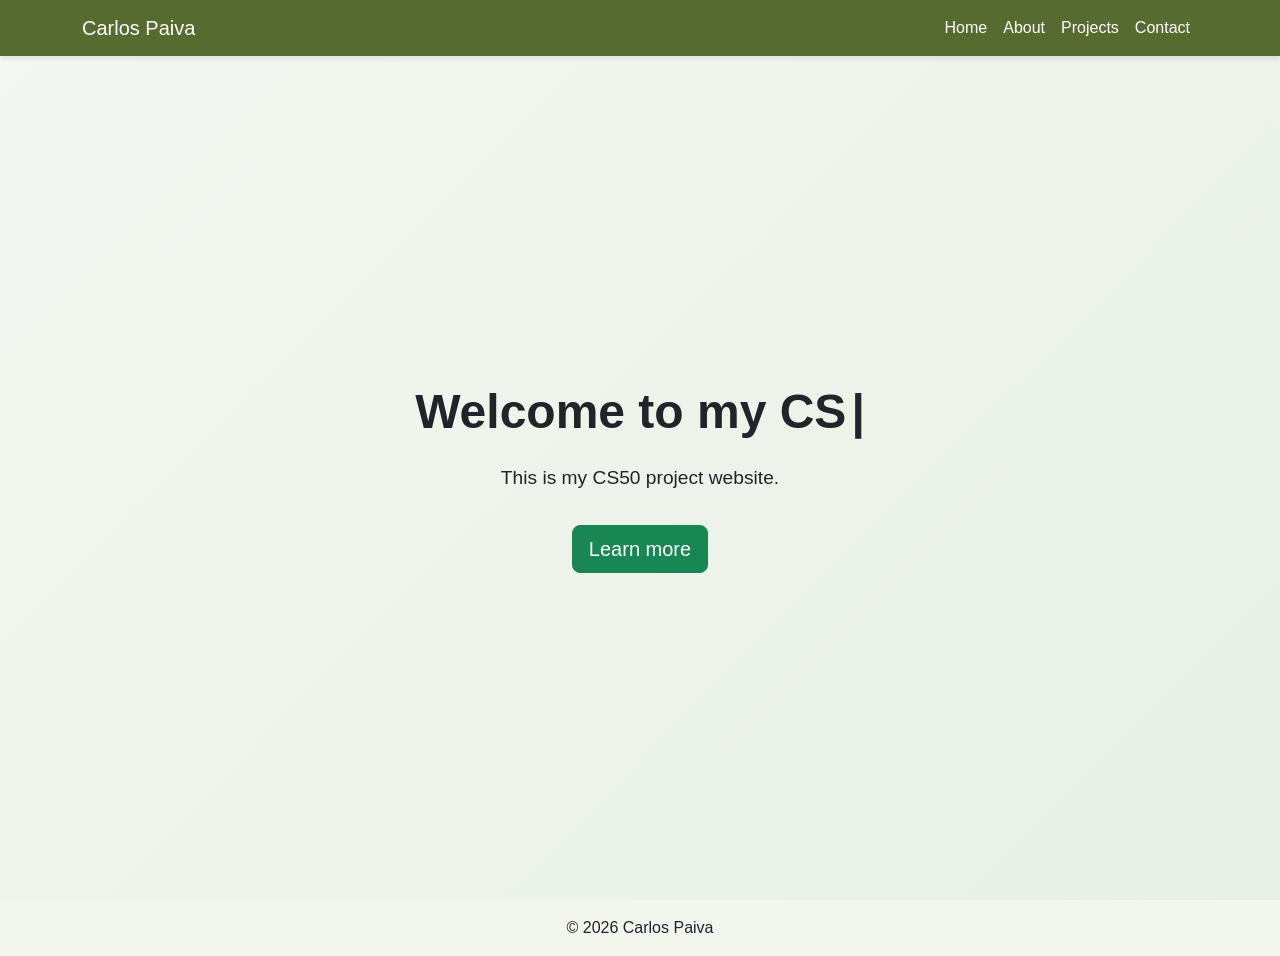
<file: index.html>
<!DOCTYPE html>
<html lang="pt-BR">
<head>
    <meta charset="UTF-8">
    <meta name="viewport" content="width=device-width, initial-scale=1.0">

     <!-- Bootstrap -->
    <link href="https://cdn.jsdelivr.net/npm/bootstrap@5.3.3/dist/css/bootstrap.min.css" rel="stylesheet">

    <!-- Seu CSS -->
    <link href="style.css" rel="stylesheet">

    <title>Welcome Carlos Paiva Site</title>
</head>
<body class="page-index">
    <nav class="navbar navbar-expand-lg navbar-dark site-nav">

        <div class="container">

            <a class="navbar-brand" href="index.html">Carlos Paiva</a>

            <div class="navbar-nav">

            <a class="nav-link text-white" href="index.html">Home</a>
            <a class="nav-link text-white" href="about.html">About</a>
            <a class="nav-link text-white" href="projects.html">Projects</a>
            <a class="nav-link text-white" href="contact.html">Contact</a>

            </div>

        </div>

    </nav>

    <main class="hero d-flex align-items-center text-center index-section">

        <div class="container">
            <section>
                <header>
                    <h1 id="typing"></h1>
                </header>

                <p class="lead mt-3">
                    This is my CS50 project website.
                </p>

                <a href="about.html" class="btn btn-success btn-lg mt-3">
                    Learn more
                </a>
            </section>

        </div>

    </main>

    <footer class="text-center py-3">
        <p class="mb-0">&copy; 2026 Carlos Paiva</p>
    </footer>

    <script src="script.js"></script>
</body>
</html>
</file>
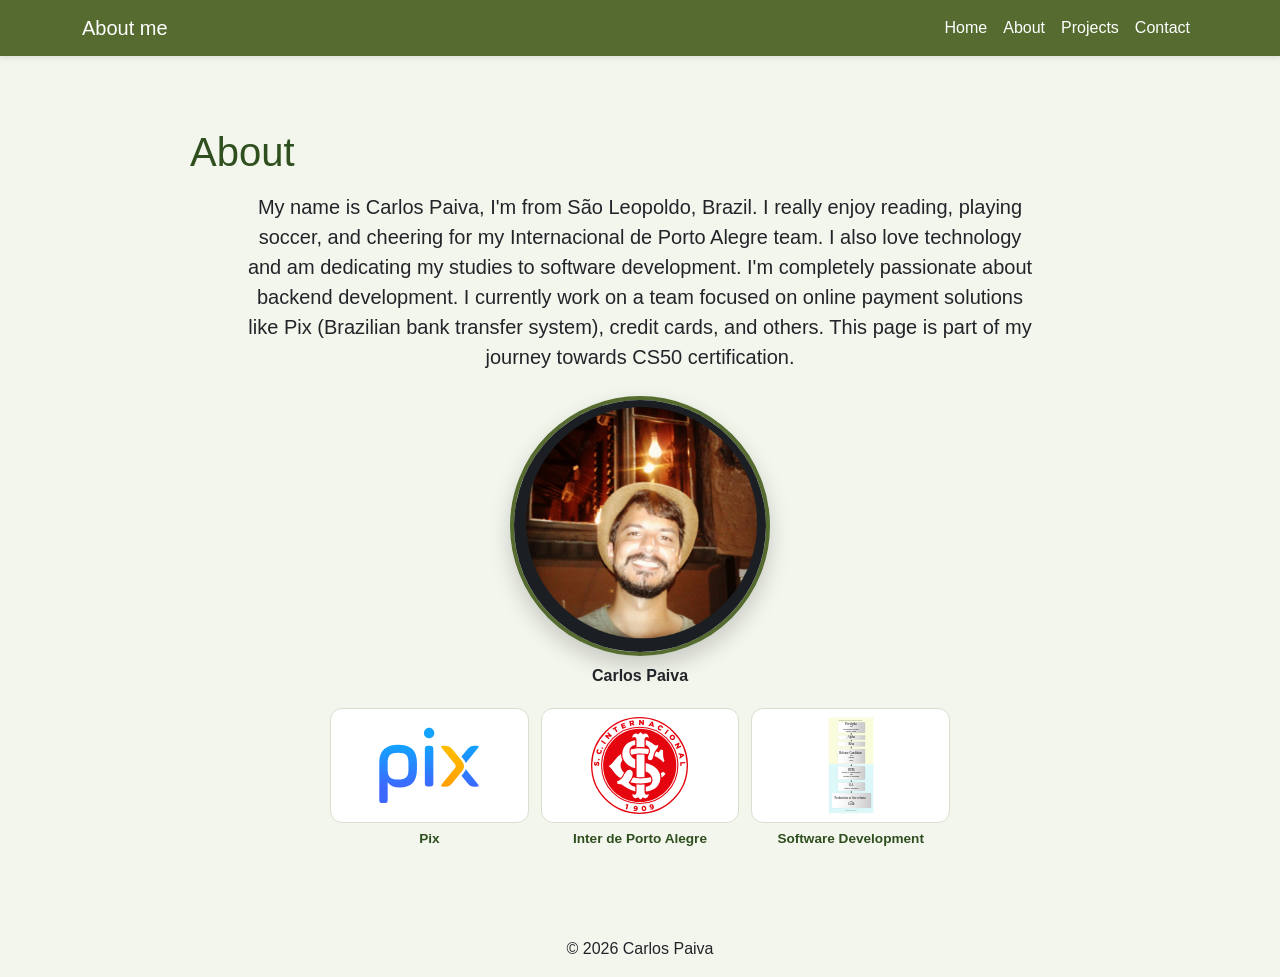
<file: about.html>
<!DOCTYPE html>
<html lang="pt-BR">
<head>
    <meta charset="UTF-8">
    <meta name="viewport" content="width=device-width, initial-scale=1.0">

    <!-- Bootstrap -->
    <link href="https://cdn.jsdelivr.net/npm/bootstrap@5.3.3/dist/css/bootstrap.min.css" rel="stylesheet">

    <!-- Seu CSS -->
    <link href="style.css" rel="stylesheet">

    <title>About</title>
</head>
<body class="page-about">
    <nav class="navbar navbar-expand-lg navbar-dark site-nav">

        <div class="container">

            <a class="navbar-brand" href="index.html">About me</a>

            <div class="navbar-nav">

            <a class="nav-link text-white" href="index.html">Home</a>
            <a class="nav-link text-white" href="about.html">About</a>
            <a class="nav-link text-white" href="projects.html">Projects</a>
            <a class="nav-link text-white" href="contact.html">Contact</a>

            </div>

        </div>

    </nav>

    <main class="page-section about-section">
        <div class="container py-5">
            <section>
                <header>
                    <h1 class="mb-3">About</h1>
                    <p class="lead mb-4 text-center">
                        My name is Carlos Paiva, I'm from São Leopoldo, Brazil. I really enjoy reading, playing soccer, and cheering for my Internacional de Porto Alegre team. I also love technology and am dedicating my studies to software development. I'm completely passionate about backend development. I currently work on a team focused on online payment solutions like Pix (Brazilian bank transfer system), credit cards, and others. This page is part of my journey towards CS50 certification.
                    </p>
                </header>
                <div class="about-visuals mb-4">
                    <figure class="about-main m-0">
                        <img
                            src="images/img_about.png"
                            alt="Photo of Carlos Paiva"
                            class="img-fluid rounded-circle about-photo"
                        >
                        <figcaption class="mt-2 fw-semibold">Carlos Paiva</figcaption>
                    </figure>
                    <div class="about-side-grid">
                        <figure class="about-card m-0">
                            <img src="images/pix.svg" alt="Pix payments" class="about-side-img">
                            <figcaption>Pix</figcaption>
                        </figure>
                        <figure class="about-card m-0">
                            <img src="images/inter.svg" alt="Internacional de Porto Alegre" class="about-side-img">
                            <figcaption>Inter de Porto Alegre</figcaption>
                        </figure>
                        <figure class="about-card m-0">
                            <img src="images/software-dev.svg" alt="Software development" class="about-side-img">
                            <figcaption>Software Development</figcaption>
                        </figure>
                    </div>
                </div>
            </section>
        </div>
    </main>

    <footer class="text-center py-3">
        <p class="mb-0">&copy; 2026 Carlos Paiva</p>
    </footer>
</body>
</html>
</file>
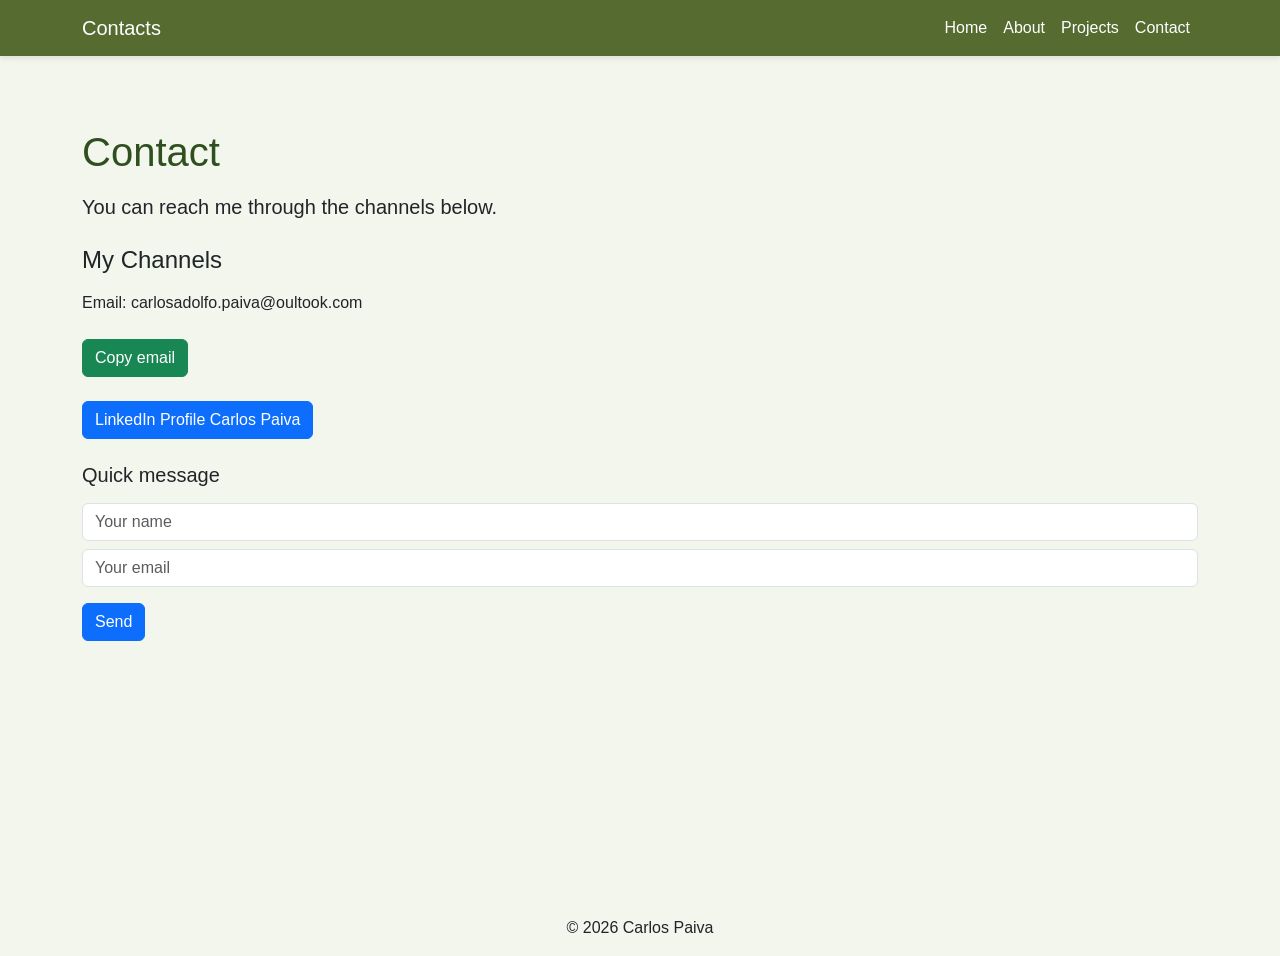
<file: contact.html>
<!DOCTYPE html>
<html lang="pt-BR">
<head>
    <meta charset="UTF-8">
    <meta name="viewport" content="width=device-width, initial-scale=1.0">

     <!-- Bootstrap -->
    <link href="https://cdn.jsdelivr.net/npm/bootstrap@5.3.3/dist/css/bootstrap.min.css" rel="stylesheet">

    <!-- Seu CSS -->
    <link href="style.css" rel="stylesheet">

    <title>Contacts</title>
</head>
<body class="page-contact">
    <nav class="navbar navbar-expand-lg navbar-dark site-nav">

        <div class="container">

            <a class="navbar-brand" href="index.html">Contacts</a>

            <div class="navbar-nav">

            <a class="nav-link text-white" href="index.html">Home</a>
            <a class="nav-link text-white" href="about.html">About</a>
            <a class="nav-link text-white" href="projects.html">Projects</a>
            <a class="nav-link text-white" href="contact.html">Contact</a>

            </div>

        </div>

    </nav>

    <main class="page-section contact-section">
        <div class="container py-5">
            <section>
                <header>
                    <h1 class="mb-3">Contact</h1>
                    <p class="lead mb-4">You can reach me through the channels below.</p>
                </header>
                <h2 class="h4 mb-3">My Channels</h2>
                <p id="email-text" data-email="carlosadolfo.paiva@oultook.com">Email: carlosadolfo.paiva@oultook.com</p>
                <button id="copy-email-btn" type="button" class="btn btn-success mt-2">
                    Copy email
                </button>
                <p id="copy-feedback" class="mt-2 mb-0 small"></p>
                <a
                    href="https://www.linkedin.com/in/carlos-paiva-5845aa179/"
                    class="btn btn-primary mt-3"
                    target="_blank"
                    rel="noopener noreferrer"
                >
                    LinkedIn Profile Carlos Paiva
                </a>
                <form id="contact-form" class="mt-4" novalidate>
                    <h2 class="h5 mb-3">Quick message</h2>
                    <input
                        id="name-input"
                        type="text"
                        class="form-control mb-2"
                        placeholder="Your name"
                        aria-label="Your name"
                        minlength="4"
                        required
                    >
                    <p id="name-error" class="mb-2 small text-danger"></p>
                    <input
                        id="email-input"
                        type="email"
                        class="form-control mb-3"
                        placeholder="Your email"
                        aria-label="Your email"
                        required
                    >
                    <p id="email-error" class="mb-2 small text-danger"></p>
                    <button type="submit" class="btn btn-primary">Send</button>
                    <p id="form-feedback" class="mt-2 mb-0 small"></p>
                </form>
            </section>
        </div>
    </main>

    <footer class="text-center py-3">
        <p class="mb-0">&copy; 2026 Carlos Paiva</p>
    </footer>
    <script src="script.js"></script>
</body>
</html>
</file>
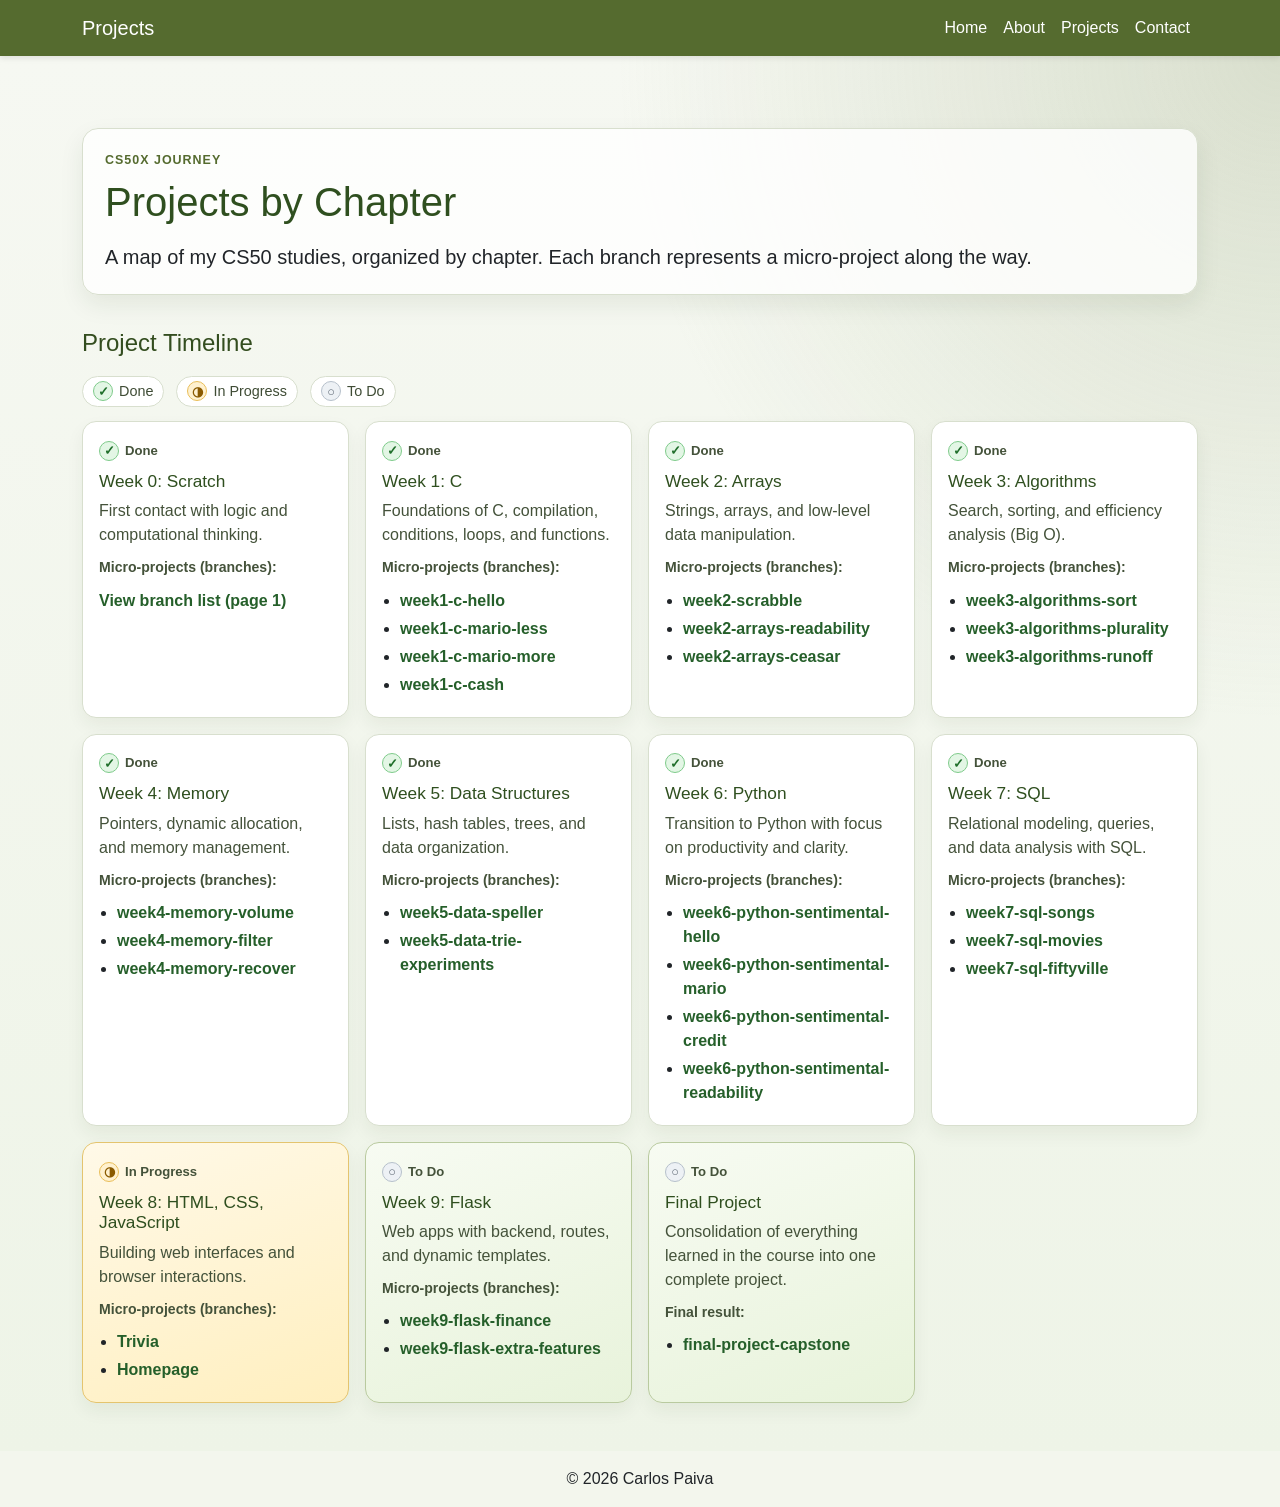
<file: projects.html>
﻿<!DOCTYPE html>
<html lang="en">
<head>
    <meta charset="UTF-8">
    <meta name="viewport" content="width=device-width, initial-scale=1.0">

     <!-- Bootstrap -->
    <link href="https://cdn.jsdelivr.net/npm/bootstrap@5.3.3/dist/css/bootstrap.min.css" rel="stylesheet">

    <!-- Seu CSS -->
    <link href="style.css" rel="stylesheet">

    <title>Projects</title>
</head>
<body class="page-projects">
    <nav class="navbar navbar-expand-lg navbar-dark site-nav">

        <div class="container">

            <a class="navbar-brand" href="index.html">Projects</a>

            <div class="navbar-nav">

            <a class="nav-link text-white" href="index.html">Home</a>
            <a class="nav-link text-white" href="about.html">About</a>
            <a class="nav-link text-white" href="projects.html">Projects</a>
            <a class="nav-link text-white" href="contact.html">Contact</a>

            </div>

        </div>

    </nav>

    <main class="page-section projects-section">
        <div class="container py-5">
            <section class="projects-hero">
                <header>
                    <p class="projects-kicker mb-2">CS50x Journey</p>
                    <h1 class="mb-3">Projects by Chapter</h1>
                    <p class="lead mb-0">
                        A map of my CS50 studies, organized by chapter.
                        Each branch represents a micro-project along the way.
                    </p>
                </header>
            </section>

            <section aria-label="CS50 chapters timeline">
                <h2 class="h4 timeline-title">Project Timeline</h2>
                <div class="status-legend" aria-label="Project status legend">
                    <span class="legend-item"><span class="status-icon status-done">&#10003;</span> Done</span>
                    <span class="legend-item"><span class="status-icon status-progress">&#9681;</span> In Progress</span>
                    <span class="legend-item"><span class="status-icon status-todo">&#9675;</span> To Do</span>
                </div>
                <div class="chapter-grid">
                    <article class="chapter-card">
                        <p class="chapter-status status-done"><span class="status-icon status-done">&#10003;</span> Done</p>
                        <h3>Week 0: Scratch</h3>
                        <p>First contact with logic and computational thinking.</p>
                        <p class="micro-label">Micro-projects (branches):</p>
                        <a class="branch-link" href="https://github.com/me50/paivacarlos/tree/cs50/problems/2025/x/scratch" target="_blank" rel="noopener noreferrer">View branch list (page 1)</a>
                    </article>

                    <article class="chapter-card">
                        <p class="chapter-status status-done"><span class="status-icon status-done">&#10003;</span> Done</p>
                        <h3>Week 1: C</h3>
                        <p>Foundations of C, compilation, conditions, loops, and functions.</p>
                        <p class="micro-label">Micro-projects (branches):</p>
                        <ul class="branch-list">
                            <li><a href="https://github.com/me50/paivacarlos/tree/cs50/problems/hello" target="_blank" rel="noopener noreferrer">week1-c-hello</a></li>
                            <li><a href="https://github.com/me50/paivacarlos/tree/cs50/problems/2025/x/mario/less" target="_blank" rel="noopener noreferrer">week1-c-mario-less</a></li>
                            <li><a href="https://github.com/me50/paivacarlos/tree/cs50/problems/2025/x/mario/more" target="_blank" rel="noopener noreferrer">week1-c-mario-more</a></li>
                            <li><a href="https://github.com/me50/paivacarlos/tree/cs50/problems/2025/x/cash" target="_blank" rel="noopener noreferrer">week1-c-cash</a></li>
                        </ul>
                    </article>

                    <article class="chapter-card">
                        <p class="chapter-status status-done"><span class="status-icon status-done">&#10003;</span> Done</p>
                        <h3>Week 2: Arrays</h3>
                        <p>Strings, arrays, and low-level data manipulation.</p>
                        <p class="micro-label">Micro-projects (branches):</p>
                        <ul class="branch-list">
                            <li><a href="https://github.com/me50/paivacarlos/tree/cs50/problems/2025/x/scrabble" target="_blank" rel="noopener noreferrer">week2-scrabble</a></li>
                            <li><a href="https://github.com/me50/paivacarlos/tree/cs50/problems/2025/x/readability" target="_blank" rel="noopener noreferrer">week2-arrays-readability</a></li>
                            <li><a href="https://github.com/me50/paivacarlos/tree/cs50/problems/2025/x/caesar" target="_blank" rel="noopener noreferrer">week2-arrays-ceasar</a></li>
                        </ul>
                    </article>

                    <article class="chapter-card">
                        <p class="chapter-status status-done"><span class="status-icon status-done">&#10003;</span> Done</p>
                        <h3>Week 3: Algorithms</h3>
                        <p>Search, sorting, and efficiency analysis (Big O).</p>
                        <p class="micro-label">Micro-projects (branches):</p>
                        <ul class="branch-list">
                            <li><a href="https://github.com/me50/paivacarlos/tree/cs50/problems/2025/x/sort" target="_blank" rel="noopener noreferrer">week3-algorithms-sort</a></li>
                            <li><a href="https://github.com/me50/paivacarlos/tree/cs50/problems/2025/x/plurality" target="_blank" rel="noopener noreferrer">week3-algorithms-plurality</a></li>
                            <li><a href="https://github.com/me50/paivacarlos/tree/cs50/problems/2025/x/runoff" target="_blank" rel="noopener noreferrer">week3-algorithms-runoff</a></li>
                        </ul>
                    </article>

                    <article class="chapter-card">
                        <p class="chapter-status status-done"><span class="status-icon status-done">&#10003;</span> Done</p>
                        <h3>Week 4: Memory</h3>
                        <p>Pointers, dynamic allocation, and memory management.</p>
                        <p class="micro-label">Micro-projects (branches):</p>
                        <ul class="branch-list">
                            <li><a href="https://github.com/me50/paivacarlos/tree/cs50/problems/2025/x/volume" target="_blank" rel="noopener noreferrer">week4-memory-volume</a></li>
                            <li><a href="https://github.com/me50/paivacarlos/tree/cs50/problems/2025/x/filter/less" target="_blank" rel="noopener noreferrer">week4-memory-filter</a></li>
                            <li><a href="https://github.com/me50/paivacarlos/tree/cs50/problems/2026/x/recover" target="_blank" rel="noopener noreferrer">week4-memory-recover</a></li>
                        </ul>
                    </article>

                    <article class="chapter-card">
                        <p class="chapter-status status-done"><span class="status-icon status-done">&#10003;</span> Done</p>
                        <h3>Week 5: Data Structures</h3>
                        <p>Lists, hash tables, trees, and data organization.</p>
                        <p class="micro-label">Micro-projects (branches):</p>
                        <ul class="branch-list">
                            <li><a href="https://github.com/me50/paivacarlos/tree/cs50/problems/2026/x/" target="_blank" rel="noopener noreferrer">week5-data-speller</a></li>
                            <li><a href="https://github.com/me50/paivacarlos/tree/cs50/problems/2026/x/inheritance" target="_blank" rel="noopener noreferrer">week5-data-trie-experiments</a></li>
                        </ul>
                    </article>

                    <article class="chapter-card">
                        <p class="chapter-status status-done"><span class="status-icon status-done">&#10003;</span> Done</p>
                        <h3>Week 6: Python</h3>
                        <p>Transition to Python with focus on productivity and clarity.</p>
                        <p class="micro-label">Micro-projects (branches):</p>
                        <ul class="branch-list">
                            <li><a href="https://github.com/me50/paivacarlos/tree/cs50/problems/2026/x/sentimental/hello" target="_blank" rel="noopener noreferrer">week6-python-sentimental-hello</a></li>
                            <li><a href="https://github.com/me50/paivacarlos/tree/cs50/problems/2026/x/sentimental/mario/less" target="_blank" rel="noopener noreferrer">week6-python-sentimental-mario</a></li>
                            <li><a href="https://github.com/me50/paivacarlos/tree/cs50/problems/2026/x/sentimental/cash" target="_blank" rel="noopener noreferrer">week6-python-sentimental-credit</a></li>
                            <li><a href="https://github.com/me50/paivacarlos/tree/cs50/problems/2026/x/sentimental/readability" target="_blank" rel="noopener noreferrer">week6-python-sentimental-readability</a></li>
                        </ul>
                    </article>

                    <article class="chapter-card">
                        <p class="chapter-status status-done"><span class="status-icon status-done">&#10003;</span> Done</p>
                        <h3>Week 7: SQL</h3>
                        <p>Relational modeling, queries, and data analysis with SQL.</p>
                        <p class="micro-label">Micro-projects (branches):</p>
                        <ul class="branch-list">
                            <li><a href="https://github.com/me50/paivacarlos/tree/cs50/problems/2026/x/songs" target="_blank" rel="noopener noreferrer">week7-sql-songs</a></li>
                            <li><a href="https://github.com/me50/paivacarlos/tree/cs50/problems/2026/x/movies" target="_blank" rel="noopener noreferrer">week7-sql-movies</a></li>
                            <li><a href="https://github.com/me50/paivacarlos/tree/cs50/problems/2026/x/fiftyville" target="_blank" rel="noopener noreferrer">week7-sql-fiftyville</a></li>
                        </ul>
                    </article>

                    <article class="chapter-card chapter-in-progress">
                        <p class="chapter-status status-progress"><span class="status-icon status-progress">&#9681;</span> In Progress</p>
                        <h3>Week 8: HTML, CSS, JavaScript</h3>
                        <p>Building web interfaces and browser interactions.</p>
                        <p class="micro-label">Micro-projects (branches):</p>
                        <ul class="branch-list">
                            <li><a href="https://github.com/me50/paivacarlos/tree/cs50/problems/2026/x/trivia" target="_blank" rel="noopener noreferrer">Trivia</a></li>
                            <li><a href="#" target="_blank" rel="noopener noreferrer">Homepage</a></li>
                        </ul>
                    </article>

                    <article class="chapter-card chapter-highlight">
                        <p class="chapter-status status-todo"><span class="status-icon status-todo">&#9675;</span> To Do</p>
                        <h3>Week 9: Flask</h3>
                        <p>Web apps with backend, routes, and dynamic templates.</p>
                        <p class="micro-label">Micro-projects (branches):</p>
                        <ul class="branch-list">
                            <li><a href="#" target="_blank" rel="noopener noreferrer">week9-flask-finance</a></li>
                            <li><a href="#" target="_blank" rel="noopener noreferrer">week9-flask-extra-features</a></li>
                        </ul>
                    </article>

                    <article class="chapter-card chapter-highlight">
                        <p class="chapter-status status-todo"><span class="status-icon status-todo">&#9675;</span> To Do</p>
                        <h3>Final Project</h3>
                        <p>
                            Consolidation of everything learned in the course into one complete project.
                        </p>
                        <p class="micro-label">Final result:</p>
                        <ul class="branch-list">
                            <li><a href="#" target="_blank" rel="noopener noreferrer">final-project-capstone</a></li>
                        </ul>
                    </article>
                </div>
            </section>
        </div>
    </main>

    <footer class="text-center py-3">
        <p class="mb-0">&copy; 2026 Carlos Paiva</p>
    </footer>
</body>
</html>
</file>
<file: style.css>
/* ===== Shared ===== */
body {
    background-color: #f3f6ed;
    font-family: "Montserrat", sans-serif;
}

.site-nav {
    background-color: #556b2f;
    box-shadow: 0 2px 6px rgba(0, 0, 0, 0.1);
}

.nav-link:hover {
    color: #a3b18a !important;
}

.page-section {
    min-height: calc(100vh - 56px);
    padding-top: 24px;
}

/* ===== Index ===== */
.index-section.hero {
    min-height: calc(100vh - 56px);
    background: linear-gradient(135deg, #f4f7f2, #e8f0e3);
}

#typing {
    font-size: 3rem;
    font-weight: bold;
    display: inline-block;
}

#typing::after {
    content: "|";
    margin-left: 5px;
    display: inline-block;
    animation: blink 0.8s infinite;
}

@keyframes blink {
    0% { opacity: 1; }
    50% { opacity: 0; }
    100% { opacity: 1; }
}

.index-section p {
    font-size: 1.2rem;
}

/* ===== About ===== */
.about-section h1 {
    color: #2f4f1f;
}

.about-section section {
    max-width: 900px;
    margin: 0 auto;
}

.about-section header p {
    max-width: 800px;
    margin-left: auto;
    margin-right: auto;
}

.about-photo {
    width: 260px;
    height: 260px;
    object-fit: cover;
    display: block;
    margin: 0 auto;
    border: 4px solid #556b2f;
    box-shadow: 0 10px 22px rgba(0, 0, 0, 0.18);
}

.about-visuals {
    display: flex;
    flex-direction: column;
    align-items: center;
    gap: 20px;
}

.about-main {
    text-align: center;
}

.about-side-grid {
    width: 100%;
    max-width: 620px;
    display: grid;
    grid-template-columns: repeat(3, minmax(120px, 1fr));
    gap: 12px;
}

.about-card {
    text-align: center;
}

.about-side-img {
    width: 100%;
    height: 115px;
    object-fit: contain;
    background-color: #ffffff;
    border: 1px solid #d8dfce;
    border-radius: 12px;
    padding: 8px;
}

.about-card figcaption {
    margin-top: 6px;
    font-size: 0.85rem;
    font-weight: 600;
    color: #2f4f1f;
}

@media (max-width: 767px) {
    .about-side-grid {
        grid-template-columns: repeat(2, minmax(110px, 1fr));
    }
}

@media (max-width: 900px) {
    .about-side-grid {
        grid-template-columns: repeat(2, minmax(120px, 1fr));
    }
}

/* ===== Projects ===== */
.projects-section {
    background:
        radial-gradient(circle at top right, rgba(163, 177, 138, 0.35), transparent 35%),
        linear-gradient(180deg, #f6f8f2 0%, #eef4e7 100%);
}

.projects-section h1 {
    color: #2f4f1f;
}

.projects-hero {
    margin-bottom: 34px;
    padding: 22px;
    border-radius: 16px;
    background-color: rgba(255, 255, 255, 0.82);
    border: 1px solid #d8dfce;
    box-shadow: 0 10px 24px rgba(31, 47, 17, 0.08);
}

.projects-kicker {
    text-transform: uppercase;
    letter-spacing: 0.08em;
    font-weight: 700;
    color: #556b2f;
    font-size: 0.78rem;
}

.timeline-title {
    margin-bottom: 18px;
    color: #334d1f;
}

.status-legend {
    display: flex;
    flex-wrap: wrap;
    gap: 12px;
    margin-bottom: 14px;
    font-size: 0.9rem;
}

.legend-item {
    display: inline-flex;
    align-items: center;
    gap: 6px;
    background-color: #ffffff;
    border: 1px solid #d8dfce;
    border-radius: 999px;
    padding: 4px 10px;
    color: #3f4c35;
}

.chapter-grid {
    display: grid;
    grid-template-columns: repeat(auto-fit, minmax(240px, 1fr));
    gap: 16px;
}

.chapter-card {
    background-color: #ffffff;
    border: 1px solid #d8dfce;
    border-radius: 14px;
    padding: 16px;
    box-shadow: 0 8px 18px rgba(31, 47, 17, 0.06);
    transition: transform 0.2s ease, box-shadow 0.2s ease;
}

.chapter-card:hover {
    transform: translateY(-2px);
    box-shadow: 0 12px 22px rgba(31, 47, 17, 0.12);
}

.chapter-card h3 {
    font-size: 1.08rem;
    color: #2f4f1f;
}

.chapter-status {
    display: inline-flex;
    align-items: center;
    gap: 6px;
    font-size: 0.82rem;
    font-weight: 700;
    margin-bottom: 10px;
}

.status-icon {
    display: inline-flex;
    align-items: center;
    justify-content: center;
    width: 20px;
    height: 20px;
    border-radius: 50%;
    font-size: 0.8rem;
    font-weight: 800;
    border: 1px solid transparent;
}

.status-done {
    color: #1f6e2a;
}

.status-done.status-icon {
    background-color: #e3f6e5;
    border-color: #7fcb8b;
}

.status-progress {
    color: #8a5a00;
}

.status-progress.status-icon {
    background-color: #fff1cf;
    border-color: #e9be59;
}

.status-todo {
    color: #5b6672;
}

.status-todo.status-icon {
    background-color: #edf1f5;
    border-color: #b6c0cb;
}

.chapter-card p {
    margin-bottom: 10px;
    color: #44523a;
}

.micro-label {
    margin-bottom: 6px;
    font-weight: 700;
    font-size: 0.88rem;
    color: #556b2f;
}

.branch-list {
    padding-left: 18px;
    margin-bottom: 0;
}

.branch-list li {
    margin-bottom: 4px;
}

.branch-list a,
.branch-link {
    color: #255f2a;
    text-decoration: none;
    font-weight: 600;
}

.branch-list a:hover,
.branch-link:hover {
    text-decoration: underline;
}

.chapter-highlight {
    background: linear-gradient(160deg, #f7fbf2 0%, #e8f3db 100%);
    border-color: #b9ca9f;
}

.chapter-in-progress {
    background: linear-gradient(160deg, #fff9e8 0%, #ffefbf 100%);
    border-color: #e4c46e;
}

@media (max-width: 600px) {
    .projects-hero {
        padding: 16px;
    }

    .chapter-card {
        padding: 14px;
    }
}

/* ===== Contact ===== */
.contact-section h1 {
    color: #2f4f1f;
}
</file>
